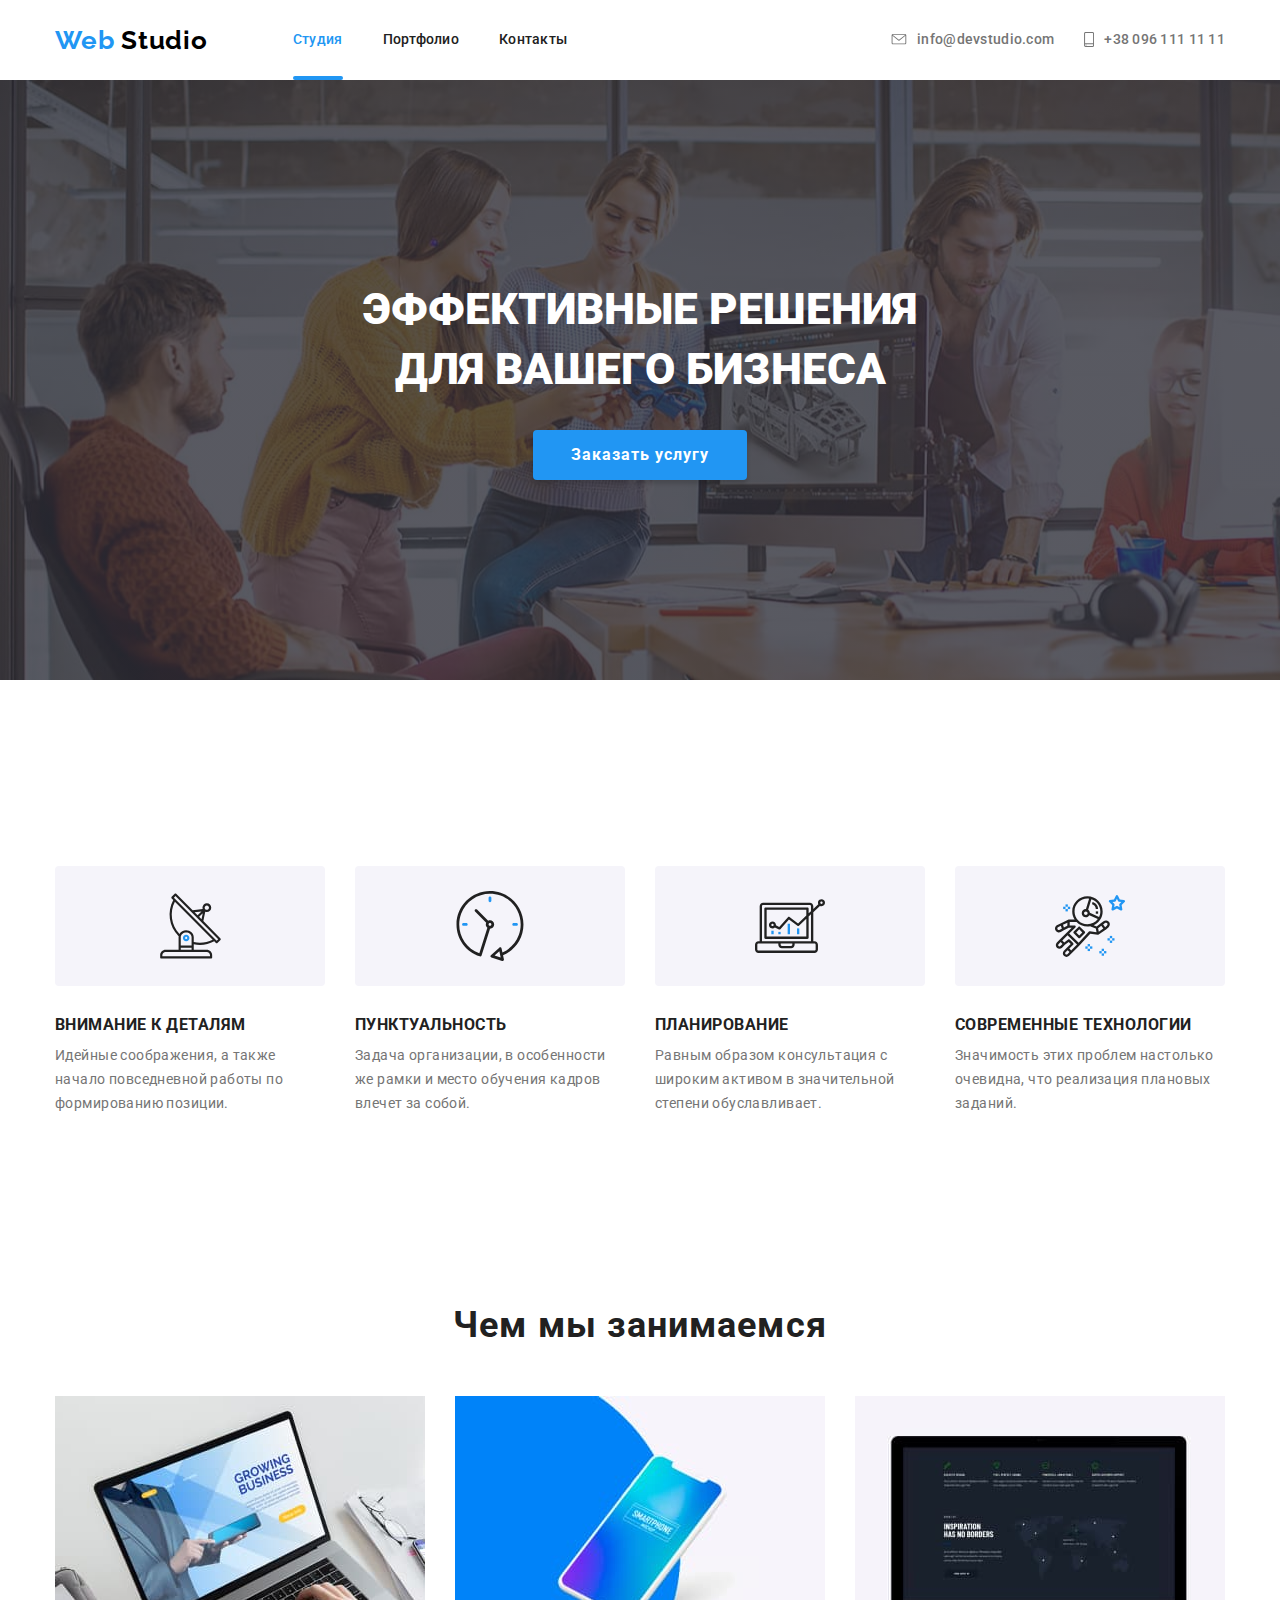
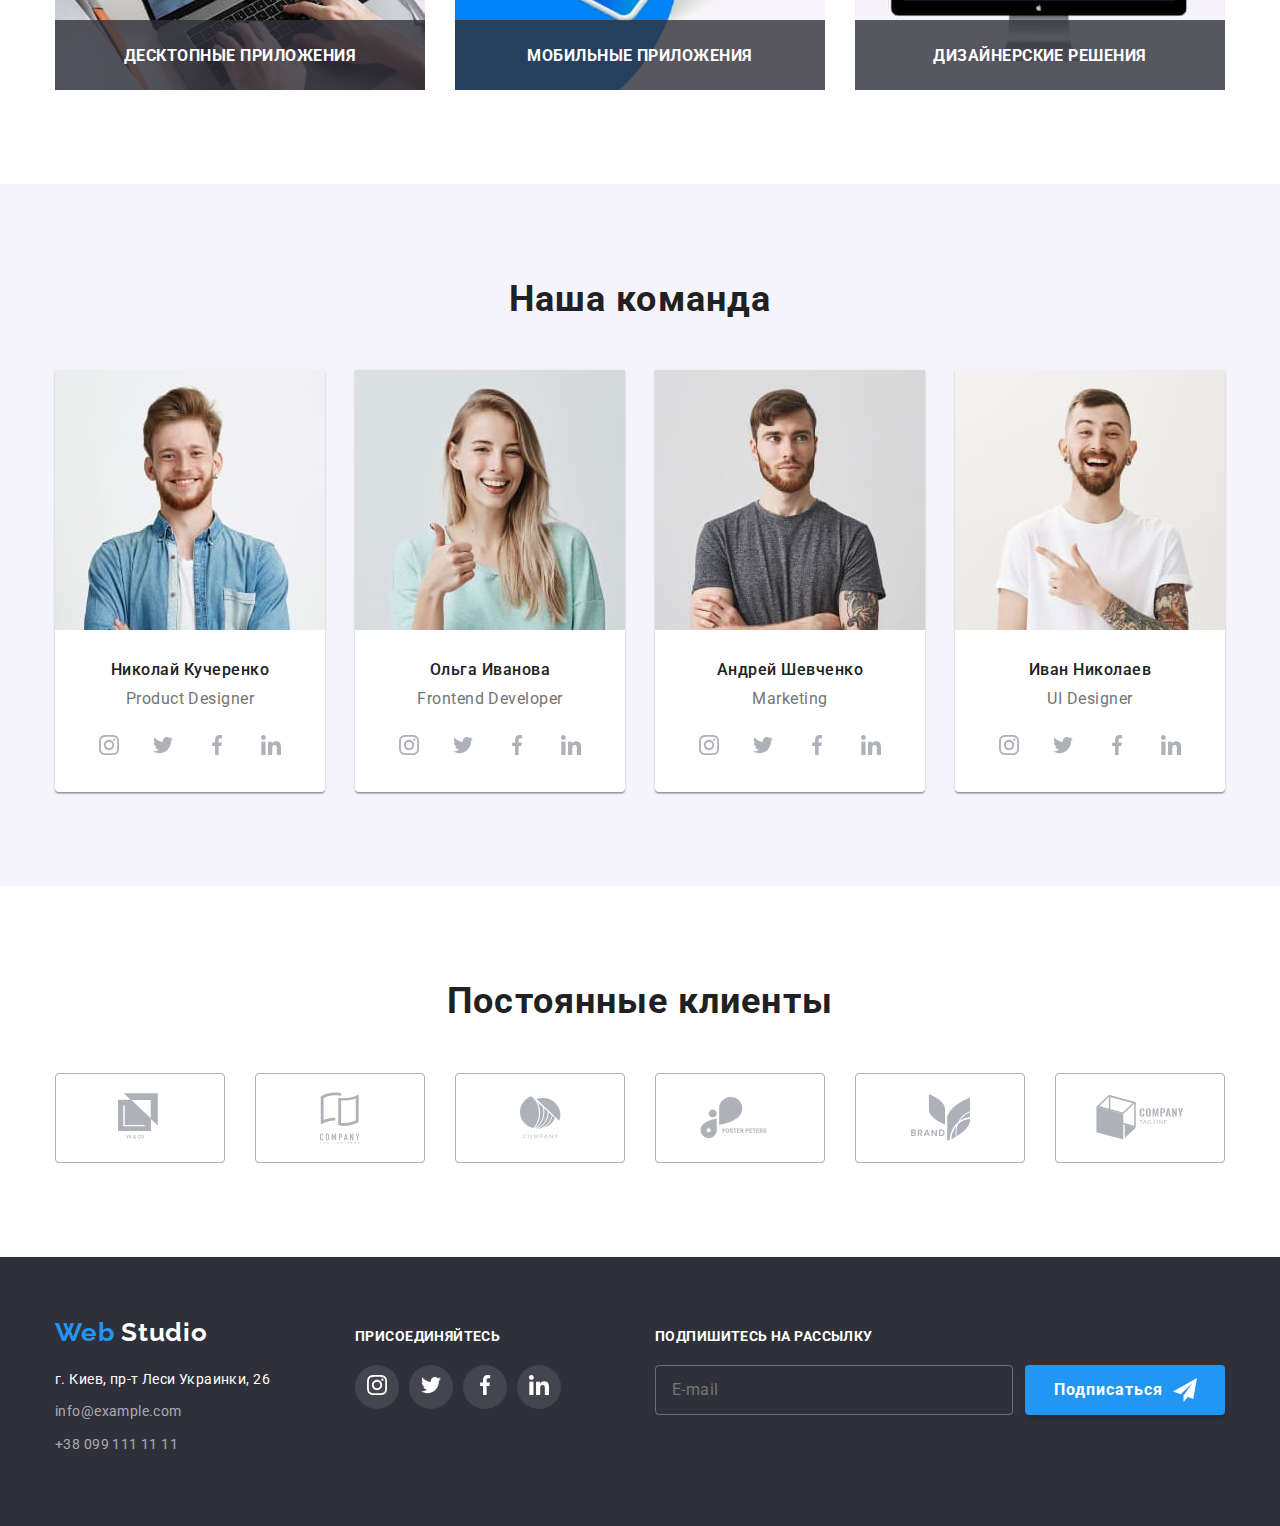
<file: index.html>
<!DOCTYPE html>
<html lang="ru">
<head>
    <meta charset="UTF-8">
    <meta name="viewport" content="width=device-width, initial-scale=1.0">
    <link href="https://fonts.googleapis.com/css2?family=Raleway:wght@700&family=Roboto:wght@400;500;700;900&display=swap" rel="stylesheet">

    <link rel="stylesheet"
    href="https://cdnjs.cloudflare.com/ajax/libs/animate.css/4.0.0/animate.min.css"/>
    
    <link rel="stylesheet" href="./css/main.min.css">
    <title>Студия</title>
</head>
<body>
    
<header class="header">
    <div class="container">
    <!--Шапка-->
<nav class="navigation">
    <a class="logo link" href="./index.html" lang="en"><span class="accent-logo-text">Web</span> Studio</a>
    <ul class="navigation-list list">
    <li class="navigation-list-item"><a class="navigation-list-link active link" href="">Студия</a></li>
    <li class="navigation-list-item"><a class="navigation-list-link link" href="./portfolio.html">Портфолио</a></li>
    <li class="navigation-list-item"><a class="navigation-list-link link" href="">Контакты</a></li>
    </ul>
</nav>

    <ul class="contacts-list list">
    <li class="contacts-list-item">
    <a class="contacts-mail-link link" href="mailto:info@devstudio.com">
    <address class="address">
    <svg class="contact-mail-icon-svg" width="16" height="11">
    <use href="./images/svg/sprite.svg#icon-envelope"></use>
    </svg>
    info@devstudio.com</address></a>
    </li>

    <li class="contacts-list-item">
    <a class="contacts-phone-link link" href="tel:+380961111111">
    <address class="address">
    <svg class="contact-phone-icon-svg" width="10" height="15">
    <use href="./images/svg/sprite.svg#icon-smartphone"></use>
    </svg>
    +38 096 111 11 11</address></a>
    </li>

    </ul>
</div>
</header>

<main>

<!-- Герой-->
<section class="hero overlay">
    <div class="container">
    <h1 class="hero-title animate__animated animate__pulse">Эффективные решения <br>для вашего бизнеса</h1>
    <button data-modal-open class="modal-button" aria-label="Заказать услугу"><span class="button-text">Заказать услугу</span></button>
</div>
</section>

<!--О нас - скрытый заголовок-->
<section class="about-us container">
    <h2 class="subtitle is-hidden">О нас</h2>
    <ul class="about-us-list list">
    <li class="about-us-list-item">
    <div class="about-us-list-item-icon">
    <svg class="about-us-list-item-icon-svg" width="65" height="70" >
    <use href="./images/svg/sprite.svg#icon-antenna" ></use></svg>
    </div>
    <h3 class="about-us-list-item-title">Внимание к деталям</h3>
    <p class="description">Идейные соображения, а также начало повседневной работы по формированию позиции.</p>
        </li>

        <li class="about-us-list-item">
    <div class="about-us-list-item-icon">
    <svg class="about-us-list-item-icon-svg" width="70" height="70" >
    <use href="./images/svg/sprite.svg#icon-clock" ></use></svg>
    </div>

    <h3 class="about-us-list-item-title">Пунктуальность</h3>
    <p class="description">Задача организации, в особенности же рамки и место обучения кадров влечет за собой.</p>
        </li>
        
        <li class="about-us-list-item">
    <div class="about-us-list-item-icon">
    <svg class="about-us-list-item-icon-svg" width="70" height="70" >
    <use href="./images/svg/sprite.svg#icon-diagram" ></use></svg>    
    </div>
    <h3 class="about-us-list-item-title">Планирование</h3>
    <p class="description">Равным образом консультация с широким активом в значительной степени обуславливает.</p>
        </li>

        <li class="about-us-list-item">
    <div class="about-us-list-item-icon">
    <svg class="about-us-list-item-icon-svg" width="70" height="70" >
    <use href="./images/svg/sprite.svg#icon-astronaut" ></use></svg>    
    </div>
    <h3 class="about-us-list-item-title">Современные технологии</h3>
    <p class="description">Значимость этих проблем настолько очевидна, что реализация плановых заданий.</p>
        </li>
    </ul>

</section>

<!--Чем мы занимаемся-->
<section class="services">
    <h2 class="subtitle">Чем мы занимаемся</h2>
    <ul class="services-list list container">

    <li class="services-list-item">
<img class="services-list-item-img" src="./images/jpg/main/img.jpg" alt="Работа на ноутбуке" width="370" >
<div class="services-list-item-title-wrap">
<h3 class="services-list-item-title">Десктопные приложения</h3>
</div>
    </li>

    <li class="services-list-item">
<img class="services-list-item-img" src="./images/jpg/main/box.jpg" alt="Мобильный телефон" width="370" >
<div class="services-list-item-title-wrap">
<h3 class="services-list-item-title">Мобильные приложения</h3>
</div>
    </li>

    <li class="services-list-item">
<img class="services-list-item-img" src="./images/jpg/main/box3.jpg" alt="Большой монитор" width="370" >
<div class="services-list-item-title-wrap">
<h3 class="services-list-item-title">Дизайнерские решения</h3>
</div>
    </li>

    </ul>
</section>

<!--Наша команда-->
<section class="our-team">
    <h2 class="subtitle">Наша команда</h2>
    <ul class="our-team-list list container">
    <li class="our-team-list-item">
        <img class="our-team-list-item-img" src="./images/jpg/main/team-card-1.jpg" alt="Аватар Николая Кучеренко" width="270">
        <h3 class="our-team-member">Николай Кучеренко</h3>
        <p class="our-team-member-position" lang="en">Product Designer</p>
        <ul class="social-links list">
    <li class="social-links-item">
        <a class="social-links-item-link link" href="" aria-label="иконка инстаграма">
        <svg class="social-links-item-link-icon-svg">
        <use href ="./images/svg/sprite.svg#icon-instagram"></use>
        </svg>
        </a>
    </li>
    <li class="social-links-item">
    <a class="social-links-item-link link" href="" aria-label="иконка твиттера">
    <svg class="social-links-item-link-icon-svg">
    <use href ="./images/svg/sprite.svg#icon-twitter"></use>
    </svg>
        </a>
    </li>
    <li class="social-links-item">
        <a class="social-links-item-link link" href="" aria-label="иконка фейсбука">
        <svg class="social-links-item-link-icon-svg">
        <use href ="./images/svg/sprite.svg#icon-facebook"></use>
        </svg>
        </a>
    </li>
    <li class="social-links-item">
        <a class="social-links-item-link link" href="" aria-label="иконка ликедина">
        <svg class="social-links-item-link-icon-svg">
        <use href ="./images/svg/sprite.svg#icon-linkedin"></use>
        </svg>
        </a>
    </li>
        </ul>
    </li>

    <li class="our-team-list-item">
        <img class="our-team-list-item-img" src="./images/jpg/main/team-card-2.jpg" alt="Аватар Ольги Ивановой" width="270">
        <h3 class="our-team-member">Ольга Иванова</h3>
        <p class="our-team-member-position" lang="en">Frontend Developer</p>
        <ul class="social-links list">
            <li class="social-links-item">
                <a class="social-links-item-link link" href="" aria-label="иконка инстаграма">
                <svg class="social-links-item-link-icon-svg">
                <use href ="./images/svg/sprite.svg#icon-instagram"></use>
                </svg>
                </a>
            </li>
            <li class="social-links-item">
            <a class="social-links-item-link link" href="" aria-label="иконка твиттера">
            <svg class="social-links-item-link-icon-svg">
            <use href ="./images/svg/sprite.svg#icon-twitter"></use>
            </svg>
                </a>
            </li>
            <li class="social-links-item">
                <a class="social-links-item-link link" href="" aria-label="иконка фейсбука">
                <svg class="social-links-item-link-icon-svg">
                <use href ="./images/svg/sprite.svg#icon-facebook"></use>
                </svg>
                </a>
            </li>
            <li class="social-links-item">
                <a class="social-links-item-link link" href="" aria-label="иконка ликедина">
                <svg class="social-links-item-link-icon-svg">
                <use href ="./images/svg/sprite.svg#icon-linkedin"></use>
                </svg>
                </a>
            </li>
                </ul>
</li>

    <li class="our-team-list-item">
        <img class="our-team-list-item-img" src="./images/jpg/main/team-card-3.jpg" alt="Аватар Андрея Шевченко" width="270">
        <h3 class="our-team-member">Андрей Шевченко</h3>
        <p class="our-team-member-position" lang="en">Marketing</p>
        <ul class="social-links list">
            <li class="social-links-item">
                <a class="social-links-item-link link" href="" aria-label="иконка инстаграма">
                <svg class="social-links-item-link-icon-svg">
                <use href ="./images/svg/sprite.svg#icon-instagram"></use>
                </svg>
                </a>
            </li>
            <li class="social-links-item">
            <a class="social-links-item-link link" href="" aria-label="иконка твиттера">
            <svg class="social-links-item-link-icon-svg">
            <use href ="./images/svg/sprite.svg#icon-twitter"></use>
            </svg>
                </a>
            </li>
            <li class="social-links-item">
                <a class="social-links-item-link link" href="" aria-label="иконка фейсбука">
                <svg class="social-links-item-link-icon-svg">
                <use href ="./images/svg/sprite.svg#icon-facebook"></use>
                </svg>
                </a>
            </li>
            <li class="social-links-item">
                <a class="social-links-item-link link" href="" aria-label="иконка ликедина">
                <svg class="social-links-item-link-icon-svg">
                <use href ="./images/svg/sprite.svg#icon-linkedin"></use>
                </svg>
                </a>
            </li>
                </ul>
    </li>

    <li class="our-team-list-item">
        <img class="our-team-list-item-img" src="./images/jpg/main/team-card-4.jpg" alt="Аватар Ивана Николаева" width="270">
        <h3 class="our-team-member">Иван Николаев</h3>
        <p class="our-team-member-position" lang="en">UI Designer</p>
        <ul class="social-links list">
            <li class="social-links-item">
                <a class="social-links-item-link link" href="" aria-label="иконка инстаграма">
                <svg class="social-links-item-link-icon-svg">
                <use href ="./images/svg/sprite.svg#icon-instagram"></use>
                </svg>
                </a>
            </li>
            <li class="social-links-item">
            <a class="social-links-item-link link" href="" aria-label="иконка твиттера">
            <svg class="social-links-item-link-icon-svg">
            <use href ="./images/svg/sprite.svg#icon-twitter"></use>
            </svg>
                </a>
            </li>
            <li class="social-links-item">
                <a class="social-links-item-link link" href="" aria-label="иконка фейсбука">
                <svg class="social-links-item-link-icon-svg">
                <use href ="./images/svg/sprite.svg#icon-facebook"></use>
                </svg>
                </a>
            </li>
            <li class="social-links-item">
                <a class="social-links-item-link link" href="" aria-label="иконка ликедина">
                <svg class="social-links-item-link-icon-svg">
                <use href ="./images/svg/sprite.svg#icon-linkedin"></use>
                </svg>
                </a>
            </li>
                </ul>
    </li>
    </ul>
</section>

<!--Постоянные клиенты-->
<section class="constant-clients">
    <h2 class="subtitle">Постоянные клиенты</h2>
    <ul class="constant-clients-list list container">
<li class="constant-clients-list-item">
    <a class="constant-clients-list-item-icon link" href="" aria-label="Логотип компании клиента 1">
    <svg class="constant-clients-list-item-icon-svg" width="44" height="49">
    <use href="./images/svg/sprite.svg#icon-client-logo1"></use>
    </svg>
    </a>
</li>

<li class="constant-clients-list-item">
    <a class="constant-clients-list-item-icon link" href="" aria-label="Логотип компании клиента 2">
    <svg class="constant-clients-list-item-icon-svg" width="40" height="52">
    <use href="./images/svg/sprite.svg#icon-client-logo2"></use>
    </svg>
    </a>
</li>

<li class="constant-clients-list-item">
    <a class="constant-clients-list-item-icon link" href="" aria-label="Логотип компании клиента 3">
    <svg class="constant-clients-list-item-icon-svg" width="41" height="43">
    <use href="./images/svg/sprite.svg#icon-client-logo3"></use>
    </svg>
    </a>
</li>

<li class="constant-clients-list-item">
    <a class="constant-clients-list-item-icon link" href="" aria-label="Логотип компании клиента 4">
    <svg class="constant-clients-list-item-icon-svg" width="80" height="42">
    <use href="./images/svg/sprite.svg#icon-client-logo4"></use>
    </svg>
    </a>
</li>

<li class="constant-clients-list-item">
    <a class="constant-clients-list-item-icon link" href="" aria-label="Логотип компании клиента 5">
    <svg class="constant-clients-list-item-icon-svg" width="59" height="47">
    <use href="./images/svg/sprite.svg#icon-client-logo5"></use>
    </svg>
        </a>
</li>

<li class="constant-clients-list-item">
    <a class="constant-clients-list-item-icon link" href="" aria-label="Логотип компании клиента 6">
    <svg class="constant-clients-list-item-icon-svg" width="88" height="45">
    <use href="./images/svg/sprite.svg#icon-client-logo6"></use>
            </svg>
        </a>
</li>
    </ul>
</section>

</main>

<footer class="footer-container">
<div class="container">
    <!--Часть через див с лого и адресами-->
<div class="footer-info">
<a class="logo link" href="./index.html" lang="en"><span class="accent-logo-text">Web</span> Studio</a>

<ul class="footer-contacts-list list">
<li class="footer-contacts-list-item"><address class="text-address">г. Киев, пр-т Леси Украинки, 26</address></li>
<li class="footer-contacts-list-item">
    <a class="footer-contacts-list-mail-link link" href="mailto:info@example.com"><address class="address">info@example.com</address></a>
    </li>

<li class="footer-contacts-list-item"><a class="footer-contacts-list-phone-link link" href="tel:+380991111111"><address class="address">+38 099 111 11 11</address></a>
</li>
</ul>
</div> 

<!--Часть с призывом и иконками соц сетей-->
<div class="footer-social-links">
<b class="social-list-item-title">присоединяйтесь</b>
<ul class="social-links-list list">
<li class="social-links-item">
<a class="social-links-item-link link" href="" aria-label="иконка инстаграма">
<svg class="social-links-item-link-icon-svg">
<use href ="./images/svg/sprite.svg#icon-instagram"></use>
</svg>    
</a>
</li>

<li class="social-links-item">
<a class="social-links-item-link link" href="" aria-label="иконка твиттера">
<svg class="social-links-item-link-icon-svg">
<use href ="./images/svg/sprite.svg#icon-twitter"></use>
</svg>
</a>
</li>

<li class="social-links-item">
<a class="social-links-item-link link" href="" aria-label="иконка фейсбука">
<svg class="social-links-item-link-icon-svg">
<use href ="./images/svg/sprite.svg#icon-facebook"></use>
</svg>    
</a>
</li>

<li class="social-links-item">
<a class="social-links-item-link link" href="" aria-label="иконка ликедина">
<svg class="social-links-item-link-icon-svg">
<use href ="./images/svg/sprite.svg#icon-linkedin"></use>
</svg>
</a>
</li>

</ul>
</div>

<!--Форма подписки-->
<div class="footer-subscribe-form">
<b class="subscribe-title">Подпишитесь на рассылку</b>
<form class="subscribe-form">
<input class="footer-subscribe-form-input" type="e-mail" name="e-mail" placeholder="E-mail" autocomplete="off"/>
<button class="footer-subscribe-form-button" type="submit">
<span class="footer-subscribe-form-button-text">Подписаться</span>
<div class="footer-subscribe-form-icon">
<svg class="footer-subscribe-form-icon-svg">
<use href ="./images/svg/sprite.svg#icon-send"></use></svg>
</div>
</button>
</form>
</div>

</div>     
</footer>




<div data-modal class="backdrop is-hidden">
<form action="#" class="modal-form">
<h2 class="modal-form-title">Оставьте свои данные, мы вам перезвоним</h2>

<div class="modal-form-input-wrapper">
    <input type="text" name="user-name" id="user-modal-name"   class="modal-form-input" placeholder=" " autocomplete="off">
    <label class="modal-form-label" for="user-modal-name">Имя</label>
    <svg class="form-name-icon-svg">
    <use href ="./images/svg/sprite.svg#icon-person"></use>
    </svg>    
</div>

<div class="modal-form-input-wrapper">
    <input type="tel" name="user-tel" id="user-modal-tel" class="modal-form-input" placeholder=" " autocomplete="off">
    <label class="modal-form-label" for="user-modal-tel">Телефон</label>
    <svg class="form-tel-icon-svg">
    <use href ="./images/svg/sprite.svg#icon-form-phone"></use>
    </svg>    
</div>

<div class="modal-form-input-wrapper">
    <input type="e-mail" name="user-mail" id="user-modal-mail" class="modal-form-input" placeholder=" " autocomplete="off">
    <label class="modal-form-label" for="user-modal-mail">Почта</label>
    <svg class="form-mail-icon-svg">
    <use href ="./images/svg/sprite.svg#icon-form-email"></use>
    </svg>    
</div>

<textarea name="user-message" class="modal-form-message" placeholder="Комментарий"></textarea>



<label class="modal-form-options-label">
    <input type="checkbox" name="policy" value="accept-policy" class="modal-form-checkbox">
    <span class="checkbox-icon">
    <svg class="checkbox-icon-svg">
    <use href ="./images/svg/sprite.svg#icon-checkbox-empty"></use>
    </svg>
    </span>
    <span class="modal-form-options-span">Соглашаюсь с рассылкой и принимаю <a href="#" class="modal-form-options-span-link">Условия договора</a></span>
</label>

<button type="submit" class="modal-form-button">Отправить</button>

<button data-modal-close type="button" class="modal-form-close">
    <svg class="modal-form-close-icon-svg">
    <use href ="./images/svg/sprite.svg#icon-close"></use>
    </svg>    
</button>
</form>
</div>


<script src="./js/modal.js"></script>
    
</body>
</html>
</file>
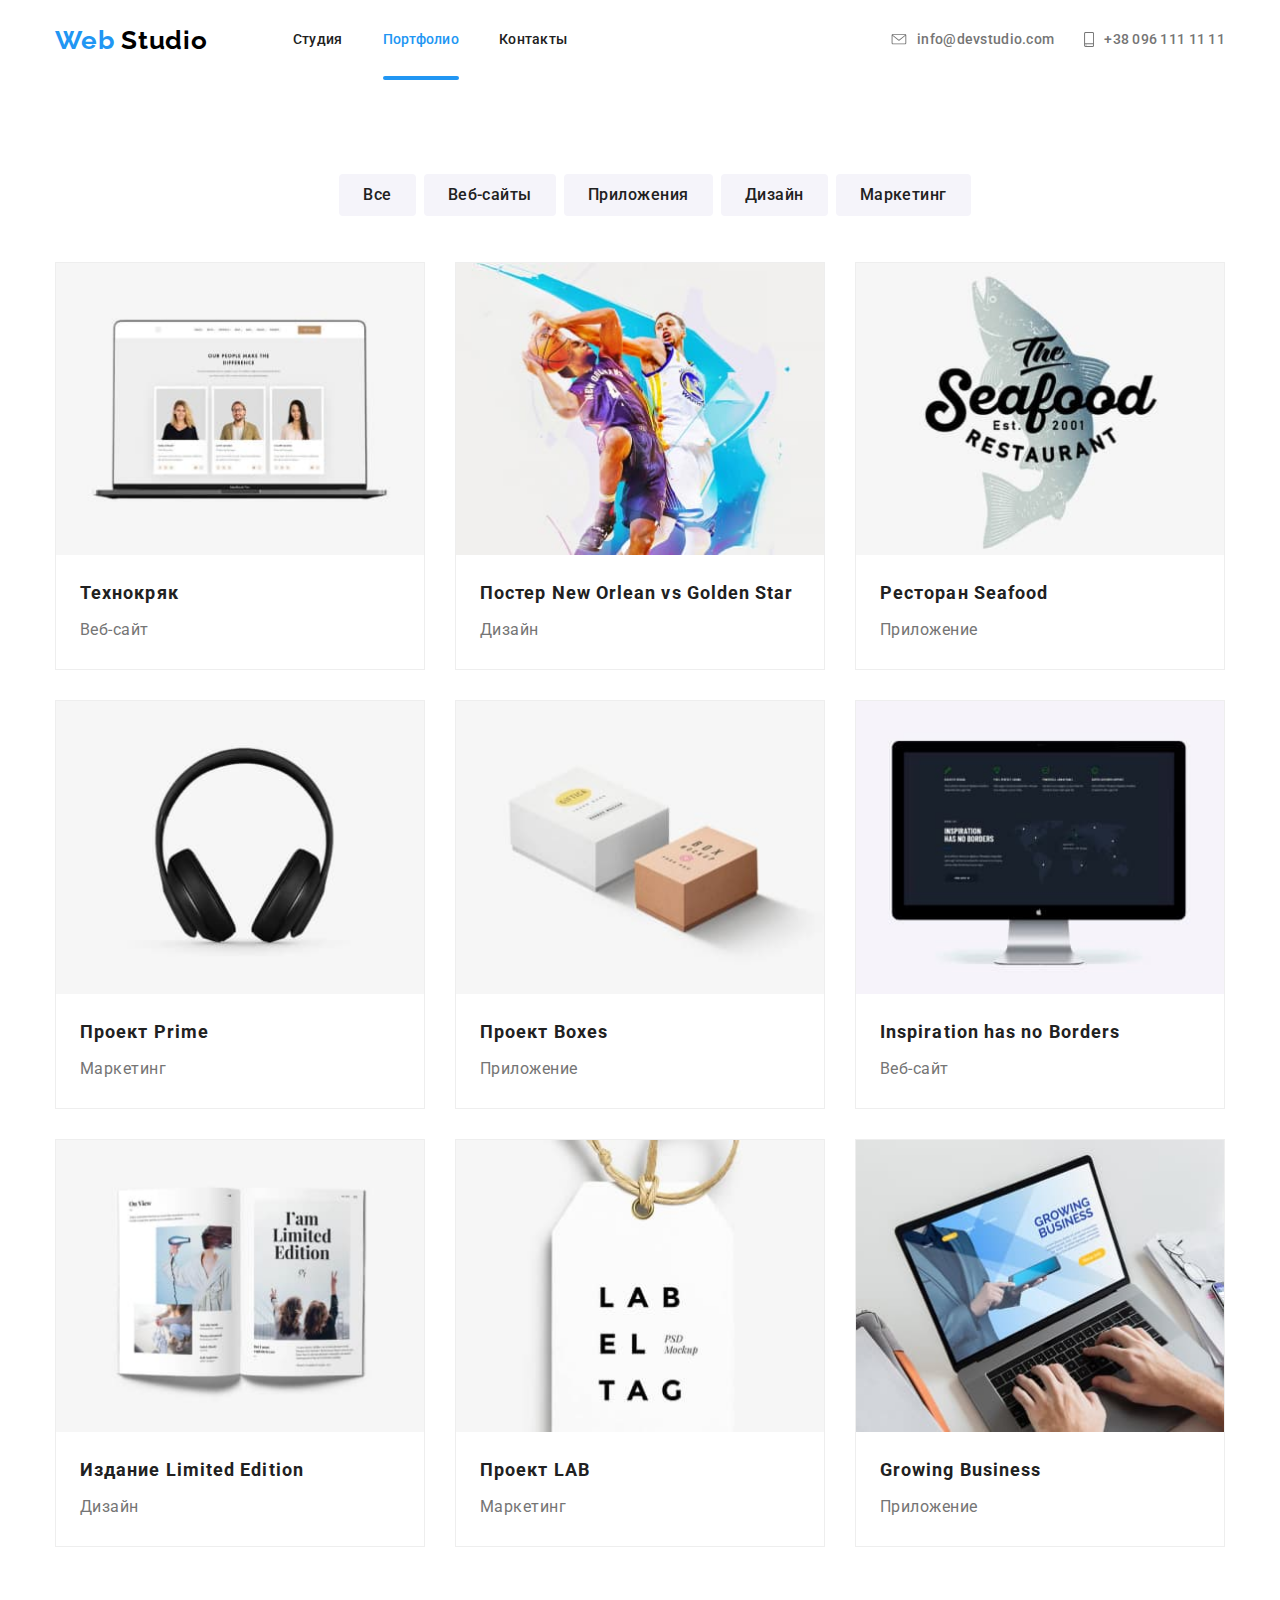
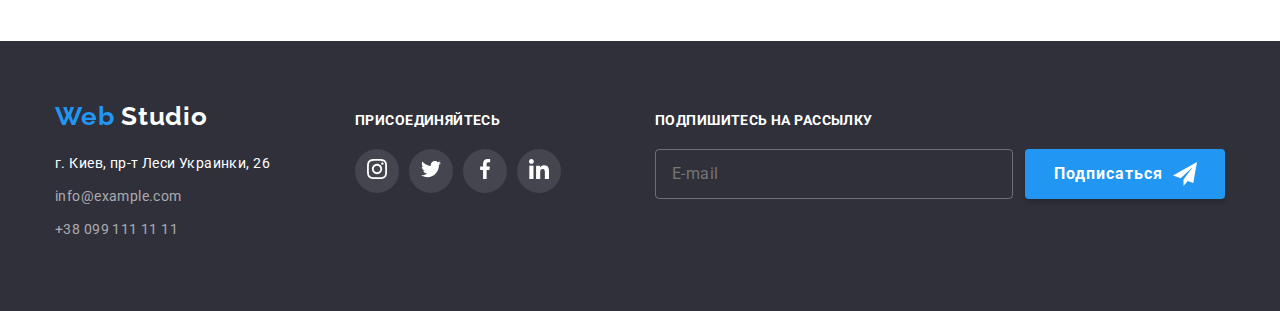
<file: portfolio.html>
<!DOCTYPE html>
<html lang="ru">
<head>
    <meta charset="UTF-8">
    <meta name="viewport" content="width=device-width, initial-scale=1.0">
    <link href="https://fonts.googleapis.com/css2?family=Raleway:wght@700&family=Roboto:wght@400;500;700;900&display=swap" rel="stylesheet">
    <link rel="stylesheet" href="./css/portfolio.min.css">
    <title>Портфолио</title>
</head>
<body>
    
    <header class="header">
        <div class="container">
        <!--Шапка-->
    <nav class="navigation">
        <a class="logo link" href="./index.html" lang="en"><span class="accent-logo-text">Web</span> Studio</a>
        <ul class="navigation-list list">
        <li class="navigation-list-item"><a class="navigation-list-link link" href="./index.html">Студия</a></li>
        <li class="navigation-list-item"><a class="navigation-list-link active link" href="./portfolio.html">Портфолио</a></li>
        <li class="navigation-list-item"><a class="navigation-list-link link" href="">Контакты</a></li>
        </ul>
    </nav>
    
    <ul class="contacts-list list">
        <li class="contacts-list-item">
        <a class="contacts-mail-link link" href="mailto:info@devstudio.com">
        <address class="address">
        <svg class="contact-mail-icon-svg" width="16" height="11">
        <use href="./images/svg/sprite.svg#icon-envelope"></use>
        </svg>
        info@devstudio.com</address></a>
        </li>
    
        <li class="contacts-list-item">
        <a class="contacts-phone-link link" href="tel:+380961111111">
        <address class="address">
        <svg class="contact-phone-icon-svg" width="10" height="15">
        <use href="./images/svg/sprite.svg#icon-smartphone"></use>
        </svg>
        +38 096 111 11 11</address></a>
        </li>
    
        </ul>
    </div>
    </header>
    
<main>

<section class="portfolio container">
<div class="portfolio-projects">
<h1 class="portfolio-title" hidden>Наши проекты</h1>
<ul class="portfolio-filter-list list container">
<li class="portfolio-filter-list-item"><button type="button" class="portfolio-filter-list-button">Все</button></li>
<li class="portfolio-filter-list-item"><button type="button" class="portfolio-filter-list-button">Веб-сайты</button></li>
<li class="portfolio-filter-list-item"><button type="button" class="portfolio-filter-list-button">Приложения</button></li>
<li class="portfolio-filter-list-item"><button type="button" class="portfolio-filter-list-button">Дизайн</button></li>
<li class="portfolio-filter-list-item"><button type="button" class="portfolio-filter-list-button">Маркетинг</button></li>
</ul>

<ul class="portfolio-projects-list list container">
<li class="portfolio-projects-list-item">
    <a class="portfolio-projects-list-item-link link" href="">
    <div class="portfolio-projects-description-overlay">
    <img class="portfolio-projects-list-item-img" src="./images/jpg/portfolio/portfolio-project-1.jpg" alt="" width="370">
    <p class="portfolio-projects-description">Технокряк это современная площадка распространения коронавируса. Компании используют эту платформу для цифрового шпионажа и атак на защищённые сервера конкурентов.</p>
    </div>
    <h2 class="portfolio-projects-list-item-title">Технокряк</h2>
    <p class="portfolio-projects-list-item-text">Веб-сайт</p>
    </a>
</li>

<li class="portfolio-projects-list-item">
    <a class="portfolio-projects-list-item-link link" href="">
        <div class="portfolio-projects-description-overlay">
        <img class="portfolio-projects-list-item-img" src="./images/jpg/portfolio/portfolio-project-2.jpg" alt="" width="370">
        <p class="portfolio-projects-description">Технокряк это современная площадка распространения коронавируса. Компании используют эту платформу для цифрового шпионажа и атак на защищённые сервера конкурентов.</p>
        </div>
        <h2 class="portfolio-projects-list-item-title" >Постер <span lang="en">New Orlean vs Golden Star</span></h2>
        <p class="portfolio-projects-list-item-text">Дизайн</p>
    </a>
</li>

<li class="portfolio-projects-list-item">
    <a class="portfolio-projects-list-item-link link" href="">
        <div class="portfolio-projects-description-overlay">
        <img class="portfolio-projects-list-item-img" src="./images/jpg/portfolio/portfolio-project-3.jpg" alt="" width="370">
        <p class="portfolio-projects-description">Технокряк это современная площадка распространения коронавируса. Компании используют эту платформу для цифрового шпионажа и атак на защищённые сервера конкурентов.</p>
        </div>
        <h2 class="portfolio-projects-list-item-title" >Ресторан <span lang="en">Seafood</span></h2>
        <p class="portfolio-projects-list-item-text">Приложение</p>
    </a>
</li>

<li class="portfolio-projects-list-item">
    <a class="portfolio-projects-list-item-link link" href="">
        <div class="portfolio-projects-description-overlay">
        <img class="portfolio-projects-list-item-img" src="./images/jpg/portfolio/portfolio-project-4.jpg" alt="" width="370">
        <p class="portfolio-projects-description">Технокряк это современная площадка распространения коронавируса. Компании используют эту платформу для цифрового шпионажа и атак на защищённые сервера конкурентов.</p>
        </div>
        <h2 class="portfolio-projects-list-item-title" >Проект <span lang="en">Prime</span></h2>
        <p class="portfolio-projects-list-item-text">Маркетинг</p>
    </a>
</li>

<li class="portfolio-projects-list-item">
    <a class="portfolio-projects-list-item-link link" href="">
        <div class="portfolio-projects-description-overlay">
        <img class="portfolio-projects-list-item-img" src="./images/jpg/portfolio/portfolio-project-5.jpg" alt="" width="370">
        <p class="portfolio-projects-description">Технокряк это современная площадка распространения коронавируса. Компании используют эту платформу для цифрового шпионажа и атак на защищённые сервера конкурентов.</p>
    </div>
        <h2 class="portfolio-projects-list-item-title" >Проект <span lang="en">Boxes</span></h2>
        <p class="portfolio-projects-list-item-text">Приложение</p>
    </a>
</li>

<li class="portfolio-projects-list-item">
    <a class="portfolio-projects-list-item-link link" href="">
        <div class="portfolio-projects-description-overlay">
        <img class="portfolio-projects-list-item-img" src="./images/jpg/portfolio/portfolio-project-6.jpg" alt="" width="370">
        <p class="portfolio-projects-description">Технокряк это современная площадка распространения коронавируса. Компании используют эту платформу для цифрового шпионажа и атак на защищённые сервера конкурентов.</p>
        </div>
        <h2 class="portfolio-projects-list-item-title" lang="en">Inspiration has no Borders</h2>
        <p class="portfolio-projects-list-item-text">Веб-сайт</p>
    </a>
</li>

<li class="portfolio-projects-list-item">
    <a class="portfolio-projects-list-item-link link" href="">
        <div class="portfolio-projects-description-overlay">
        <img class="portfolio-projects-list-item-img" src="./images/jpg/portfolio/portfolio-project-7.jpg" alt="" width="370">
        <p class="portfolio-projects-description">Технокряк это современная площадка распространения коронавируса. Компании используют эту платформу для цифрового шпионажа и атак на защищённые сервера конкурентов.</p>
        </div>
        <h2 class="portfolio-projects-list-item-title" >Издание <span lang="en">Limited Edition</span></h2>
        <p class="portfolio-projects-list-item-text">Дизайн</p>
    </a>
</li>

<li class="portfolio-projects-list-item">
    <a class="portfolio-projects-list-item-link link" href="">
        <div class="portfolio-projects-description-overlay">
        <img class="portfolio-projects-list-item-img" src="./images/jpg/portfolio/portfolio-project-8.jpg" alt="" width="370">
        <p class="portfolio-projects-description">Технокряк это современная площадка распространения коронавируса. Компании используют эту платформу для цифрового шпионажа и атак на защищённые сервера конкурентов.</p>
        </div>
        <h2 class="portfolio-projects-list-item-title" >Проект <span lang="en">LAB</span></h2>
        <p class="portfolio-projects-list-item-text">Маркетинг</p>
    </a>
</li>

<li class="portfolio-projects-list-item">
    <a class="portfolio-projects-list-item-link link" href="">
        <div class="portfolio-projects-description-overlay">
        <img class="portfolio-projects-list-item-img" src="./images/jpg/portfolio/portfolio-project-9.jpg" alt="" width="370">
        <p class="portfolio-projects-description">Технокряк это современная площадка распространения коронавируса. Компании используют эту платформу для цифрового шпионажа и атак на защищённые сервера конкурентов.</p>
        </div>
        <h2 class="portfolio-projects-list-item-title" lang="en">Growing Business</h2>
        <p class="portfolio-projects-list-item-text">Приложение</p>
    </a>
</li>
</ul>
</div>
</section>

</main>

<footer class="footer-container">
    <div class="container">
        <!--Часть через див с лого и адресами-->
    <div class="footer-info">
    <a class="logo link" href="./index.html" lang="en"><span class="accent-logo-text">Web</span> Studio</a>
    
    <ul class="footer-contacts-list list">
    <li class="footer-contacts-list-item"><address class="text-address">г. Киев, пр-т Леси Украинки, 26</address></li>
    <li class="footer-contacts-list-item">
        <a class="footer-contacts-list-mail-link link" href="mailto:info@example.com"><address class="address">info@example.com</address></a>
        </li>
    
    <li class="footer-contacts-list-item"><a class="footer-contacts-list-phone-link link" href="tel:+380991111111"><address class="address">+38 099 111 11 11</address></a>
    </li>
    </ul>
    </div> 
    
    <!--Часть с призывом и иконками соц сетей-->
    <div class="footer-social-links">
    <b class="social-list-item-title">присоединяйтесь</b>
    <ul class="social-links-list list">
        <li class="social-links-item">
        <a class="social-links-item-link link" href="" aria-label="иконка инстаграма">
        <svg class="social-links-item-link-icon-svg">
        <use href ="./images/svg/sprite.svg#icon-instagram"></use>
        </svg>    
        </a>
        </li>
        
        <li class="social-links-item">
        <a class="social-links-item-link link" href="" aria-label="иконка твиттера">
        <svg class="social-links-item-link-icon-svg">
        <use href ="./images/svg/sprite.svg#icon-twitter"></use>
        </svg>
        </a>
        </li>
        
        <li class="social-links-item">
        <a class="social-links-item-link link" href="" aria-label="иконка фейсбука">
        <svg class="social-links-item-link-icon-svg">
        <use href ="./images/svg/sprite.svg#icon-facebook"></use>
        </svg>    
        </a>
        </li>
        
        <li class="social-links-item">
        <a class="social-links-item-link link" href="" aria-label="иконка ликедина">
        <svg class="social-links-item-link-icon-svg">
        <use href ="./images/svg/sprite.svg#icon-linkedin"></use>
        </svg>
        </a>
        </li>
        
        </ul>
    </div>

    <!--Форма подписки-->
<div class="footer-subscribe-form">
    <b class="subscribe-title">Подпишитесь на рассылку</b>
    <form class="subscribe-form">
    <input class="footer-subscribe-form-input" type="e-mail" name="e-mail" placeholder="E-mail" autocomplete="off"/>
    <button class="footer-subscribe-form-button" type="submit">
    <span class="footer-subscribe-form-button-text">Подписаться</span>
    <div class="footer-subscribe-form-icon">
    <svg class="footer-subscribe-form-icon-svg">
    <use href ="./images/svg/sprite.svg#icon-send"></use></svg>
    </div>
    </button>
    </form>
    </div>
    
    </div>     
    </footer>
    
</body>
</html>
</file>
<file: css/main.min.css>
/*
* Prefixed by https://autoprefixer.github.io
* PostCSS: v7.0.29,
* Autoprefixer: v9.7.6
* Browsers: last 4 version
*/

/*! normalize.css v8.0.1 | MIT License | github.com/necolas/normalize.css */html{line-height:1.15;-webkit-text-size-adjust:100%}body{margin:0}main{display:block}h1{font-size:2em;margin:0.67em 0}hr{-webkit-box-sizing:content-box;box-sizing:content-box;height:0;overflow:visible}pre{font-family:monospace, monospace;font-size:1em}a{background-color:transparent}abbr[title]{border-bottom:none;text-decoration:underline;-webkit-text-decoration:underline dotted;text-decoration:underline dotted}b,strong{font-weight:bolder}code,kbd,samp{font-family:monospace, monospace;font-size:1em}small{font-size:80%}sub,sup{font-size:75%;line-height:0;position:relative;vertical-align:baseline}sub{bottom:-0.25em}sup{top:-0.5em}img{border-style:none}button,input,optgroup,select,textarea{font-family:inherit;font-size:100%;line-height:1.15;margin:0}button,input{overflow:visible}button,select{text-transform:none}button,[type="button"],[type="reset"],[type="submit"]{-webkit-appearance:button}button::-moz-focus-inner,[type="button"]::-moz-focus-inner,[type="reset"]::-moz-focus-inner,[type="submit"]::-moz-focus-inner{border-style:none;padding:0}button:-moz-focusring,[type="button"]:-moz-focusring,[type="reset"]:-moz-focusring,[type="submit"]:-moz-focusring{outline:1px dotted ButtonText}fieldset{padding:0.35em 0.75em 0.625em}legend{-webkit-box-sizing:border-box;box-sizing:border-box;color:inherit;display:table;max-width:100%;padding:0;white-space:normal}progress{vertical-align:baseline}textarea{overflow:auto}[type="checkbox"],[type="radio"]{-webkit-box-sizing:border-box;box-sizing:border-box;padding:0}[type="number"]::-webkit-inner-spin-button,[type="number"]::-webkit-outer-spin-button{height:auto}[type="search"]{-webkit-appearance:textfield;outline-offset:-2px}[type="search"]::-webkit-search-decoration{-webkit-appearance:none}::-webkit-file-upload-button{-webkit-appearance:button;font:inherit}details{display:block}summary{display:list-item}template{display:none}[hidden]{display:none}body{color:#757575;second-color:#212121;accent-color:#2196F3;background-color:#fff;font-family:"Roboto",sans-serif;font-size:14px}.link{text-decoration:none;display:block;margin:0;outline:none}.list{list-style:none;margin:0;padding:0;outline:none}h1,h2,h3{margin:0}img{display:block;max-width:100%;height:auto}p{margin:0}.container{-webkit-box-sizing:border-box;box-sizing:border-box;width:1200px;padding-left:15px;padding-right:15px;margin-left:auto;margin-right:auto}.logo{font-family:"Raleway",sans-serif;font-weight:700;font-size:26px;line-height:1.19;letter-spacing:0.03em;color:#000000;margin-right:85px}.accent-logo-text{color:#2196F3}.header .container{display:-webkit-box;display:-ms-flexbox;display:flex;-webkit-box-pack:justify;-ms-flex-pack:justify;justify-content:space-between}.navigation{display:-webkit-box;display:-ms-flexbox;display:flex;-webkit-box-align:center;-ms-flex-align:center;align-items:center}.navigation-list{display:-webkit-box;display:-ms-flexbox;display:flex}.navigation-list-link{font-weight:500;line-height:1.14;letter-spacing:0.02em;color:#212121;padding-top:32px;padding-bottom:32px;-webkit-transition:color 250ms cubic-bezier(0.4, 0, 0.2, 1);-o-transition:color 250ms cubic-bezier(0.4, 0, 0.2, 1);transition:color 250ms cubic-bezier(0.4, 0, 0.2, 1)}.navigation-list-link:hover,.navigation-list-link:focus{color:#2196F3;outline:1px;outline-color:transparent}.navigation-list-item{position:relative}.navigation-list-item:not(:last-child){margin-right:40px}.active{color:#2196F3}.active::after{position:absolute;content:'';left:0;bottom:0;display:block;width:100%;height:4px;background-color:#2196F3;border-radius:2px}.contacts-list{display:-webkit-box;display:-ms-flexbox;display:flex;-webkit-box-align:center;-ms-flex-align:center;align-items:center}.contacts-list-item{display:-webkit-box;display:-ms-flexbox;display:flex;-webkit-box-align:center;-ms-flex-align:center;align-items:center;-webkit-box-pack:center;-ms-flex-pack:center;justify-content:center}.contacts-list-item:not(:last-child){margin-right:30px}.address{font-style:normal;text-decoration:none;display:-webkit-box;display:-ms-flexbox;display:flex;-webkit-box-pack:baseline;-ms-flex-pack:baseline;justify-content:baseline;-webkit-box-align:center;-ms-flex-align:center;align-items:center}.contacts-mail-link{font-weight:500;line-height:1.14;letter-spacing:0.02em;color:#757575;-webkit-transition:color 250ms cubic-bezier(0.4, 0, 0.2, 1);-o-transition:color 250ms cubic-bezier(0.4, 0, 0.2, 1);transition:color 250ms cubic-bezier(0.4, 0, 0.2, 1)}.contacts-mail-link:hover,.contacts-mail-link:focus{color:#2196F3;outline:1px;outline-color:transparent}.contacts-phone-link{font-weight:500;line-height:1.14;letter-spacing:0.02em;color:#757575;-webkit-transition:color 250ms cubic-bezier(0.4, 0, 0.2, 1);-o-transition:color 250ms cubic-bezier(0.4, 0, 0.2, 1);transition:color 250ms cubic-bezier(0.4, 0, 0.2, 1)}.contacts-phone-link:hover,.contacts-phone-link:focus{color:#2196F3;outline:1px;outline-color:transparent}.contacts-phone-icon:hover,.contacts-phone-icon:focus{color:#2196F3;outline:1px;outline-color:transparent}.contact-mail-icon-svg{margin-right:10px;fill:#757575}.contacts-mail-link:hover .contact-mail-icon-svg,.contacts-mail-link:focus .contact-mail-icon-svg{fill:#2196F3}.contact-phone-icon-svg{margin-right:10px;fill:#757575}.contacts-phone-link:hover .contact-phone-icon-svg,.contacts-phone-link:focus .contact-phone-icon-svg{fill:#2196F3}.hero{text-align:center;padding-top:200px;padding-bottom:200px}.overlay{max-width:1600px;margin-left:auto;margin-right:auto;background-image:-webkit-gradient(linear, left top, left bottom, from(rgba(47,48,58,0.8)), to(rgba(47,48,58,0.8))),url("../images/jpg/main/header-img.jpg");background-image:-o-linear-gradient(rgba(47,48,58,0.8), rgba(47,48,58,0.8)),url("../images/jpg/main/header-img.jpg");background-image:linear-gradient(rgba(47,48,58,0.8), rgba(47,48,58,0.8)),url("../images/jpg/main/header-img.jpg");background-color:#2f303a;background-repeat:no-repeat}.hero-title{font-weight:900;font-size:44px;line-height:1.36;-webkit-box-align:center;-ms-flex-align:center;align-items:center;text-align:center;text-transform:uppercase;color:#fff;margin-bottom:30px}.modal-button{background-color:#2196F3;color:#fff;display:block;margin:auto;border:0px;-webkit-box-shadow:0px 4px 4px rgba(0,0,0,0.15);box-shadow:0px 4px 4px rgba(0,0,0,0.15);border-radius:4px;height:50px;cursor:pointer}.button-text{font-weight:700;font-size:16px;line-height:1.87;text-align:center;letter-spacing:0.06em;color:#fff;padding-left:32px;padding-right:32px}.is-hidden{opacity:0;visibility:hidden;pointer-events:none}.about-us{padding-bottom:94px;padding-top:94px}.about-us-list{display:-webkit-box;display:-ms-flexbox;display:flex}.about-us-list-item:not(:last-child){margin-right:30px}.about-us-list-item-icon{display:-webkit-box;display:-ms-flexbox;display:flex;-webkit-box-align:center;-ms-flex-align:center;align-items:center;-webkit-box-pack:center;-ms-flex-pack:center;justify-content:center;background-color:#F5F4FA;border-radius:4px;width:270px;height:120px;margin:auto;margin-bottom:30px}.about-us-list-item-title{margin-top:0px;margin-bottom:10px;font-weight:700;line-height:1.14;letter-spacing:0.03em;text-transform:uppercase;color:#212121}.description{font-weight:400;line-height:1.71;letter-spacing:0.03em;margin:0}.services{padding-top:94px;padding-bottom:94px;margin-bottom:0px}.services .container{display:-webkit-box;display:-ms-flexbox;display:flex}.services-list-item{position:relative}.services-list-item:not(:last-child){margin-right:30px}.services-list-item-title-wrap{position:absolute;left:0;bottom:0;width:100%;height:70px;background:rgba(47,48,58,0.8)}.services-list-item-title{font-weight:700;line-height:1.14;letter-spacing:0.03em;text-transform:uppercase;color:#fff;text-align:center;padding-top:27px;padding-bottom:27px}.subtitle{font-weight:700;font-size:36px;line-height:1.17;text-align:center;letter-spacing:0.03em;color:#212121;margin-top:0px;margin-bottom:50px}.our-team{padding-top:94px;padding-bottom:94px;background-color:#F5F4FA}.our-team .container{display:-webkit-box;display:-ms-flexbox;display:flex;-webkit-box-pack:center;-ms-flex-pack:center;justify-content:center;margin-top:0px;margin-bottom:0px}.our-team .subtitle{margin-top:0px;margin-bottom:50px}.our-team-list-item{background:#fff;-webkit-box-shadow:0px 2px 1px rgba(0,0,0,0.2),0px 1px 1px rgba(0,0,0,0.14),0px 1px 3px rgba(0,0,0,0.12);box-shadow:0px 2px 1px rgba(0,0,0,0.2),0px 1px 1px rgba(0,0,0,0.14),0px 1px 3px rgba(0,0,0,0.12);border-radius:0px 0px 4px 4px}.our-team-list-item:not(:last-child){margin-right:30px}.our-team-list-item-img{margin-bottom:30px}.our-team-member{font-weight:500;font-size:16px;line-height:1.19;text-align:center;letter-spacing:0.03em;color:#212121;margin-bottom:10px}.our-team-member-position{font-weight:400;font-size:16px;line-height:1.19;text-align:center;letter-spacing:0.03em;color:#757575;margin-bottom:16px}.social-links{display:-webkit-box;display:-ms-flexbox;display:flex;-webkit-box-pack:center;-ms-flex-pack:center;justify-content:center;padding-left:32px;padding-right:32px;padding-bottom:24px}.social-links-item{width:44px;height:44px;border-radius:50%;display:-webkit-box;display:-ms-flexbox;display:flex;-webkit-box-align:center;-ms-flex-align:center;align-items:center;-webkit-box-pack:center;-ms-flex-pack:center;justify-content:center;background-color:none;-webkit-transition:background-color 250ms cubic-bezier(0.4, 0, 0.2, 1);-o-transition:background-color 250ms cubic-bezier(0.4, 0, 0.2, 1);transition:background-color 250ms cubic-bezier(0.4, 0, 0.2, 1)}.social-links-item:hover,.social-links-item:focus{background-color:#2196F3;cursor:pointer}.social-links-item:not(:last-child){margin-right:10px}.social-links-item-link:focus{width:44px;height:44px;border-radius:50%;display:-webkit-box;display:-ms-flexbox;display:flex;-webkit-box-align:center;-ms-flex-align:center;align-items:center;-webkit-box-pack:center;-ms-flex-pack:center;justify-content:center;background-color:#2196F3;cursor:pointer}.social-links-item-link-icon-svg{width:20px;height:20px;fill:#AFB1B8;-webkit-transition:fill 250ms cubic-bezier(0.4, 0, 0.2, 1);-o-transition:fill 250ms cubic-bezier(0.4, 0, 0.2, 1);transition:fill 250ms cubic-bezier(0.4, 0, 0.2, 1)}.social-links-item:hover .social-links-item-link-icon-svg,.social-links-item:focus .social-links-item-link-icon-svg{fill:#fff}.social-links-item-link:focus .social-links-item-link-icon-svg{fill:#fff}.constant-clients{padding-top:94px;padding-bottom:94px}.constant-clients .subtitle{margin-bottom:50px}.constant-clients .container{display:-webkit-box;display:-ms-flexbox;display:flex;-webkit-box-sizing:border-box;box-sizing:border-box}.constant-clients-list-item{width:170px;height:90px}.constant-clients-list-item:not(:last-child){margin-right:30px}.constant-clients-list-item-icon{-webkit-box-sizing:border-box;box-sizing:border-box;display:-webkit-box;display:-ms-flexbox;display:flex;width:170px;height:90px;border-width:1px;border-style:solid;border-color:#AFB1B8;border-radius:4px;-webkit-box-pack:center;-ms-flex-pack:center;justify-content:center;-webkit-box-align:center;-ms-flex-align:center;align-items:center;-webkit-transition:border-color 250ms cubic-bezier(0.4, 0, 0.2, 1);-o-transition:border-color 250ms cubic-bezier(0.4, 0, 0.2, 1);transition:border-color 250ms cubic-bezier(0.4, 0, 0.2, 1)}.constant-clients-list-item-icon:hover,.constant-clients-list-item-icon:focus{display:-webkit-box;display:-ms-flexbox;display:flex;width:100%;height:100%;border-color:#2196F3;-webkit-box-pack:center;-ms-flex-pack:center;justify-content:center;-webkit-box-align:center;-ms-flex-align:center;align-items:center}.constant-clients-list-item-icon-svg{fill:#AFB1B8;-webkit-transition:fill 250ms cubic-bezier(0.4, 0, 0.2, 1);-o-transition:fill 250ms cubic-bezier(0.4, 0, 0.2, 1);transition:fill 250ms cubic-bezier(0.4, 0, 0.2, 1)}.constant-clients-list-item-icon:focus .constant-clients-list-item-icon-svg{fill:#2196F3}.constant-clients-list-item:hover .constant-clients-list-item-icon-svg,.constant-clients-list-item:focus .constant-clients-list-item-icon-svg{fill:#2196F3}.footer-container{padding-top:60px;padding-bottom:60px;background-color:#2F303A}.footer-container .container{-webkit-box-sizing:content-box;box-sizing:content-box;display:-webkit-box;display:-ms-flexbox;display:flex;-webkit-box-align:baseline;-ms-flex-align:baseline;align-items:baseline;width:1170px}.footer-info{width:231px;margin-right:69px}.footer-info .logo{margin-bottom:20px;margin-right:0;color:#fff}.footer-info .address{font-style:normal;text-decoration:none;color:rgba(255,255,255,0.6)}.footer-contacts-list{padding-left:0px}.footer-contacts-list-item{font-weight:400;line-height:1.71;letter-spacing:0.03em;color:#fff;margin-bottom:9px}.text-address{font-style:normal;font-weight:400;line-height:1.71;letter-spacing:0.03em;color:var(--background-color)}.footer-social-links{margin-right:94px}.footer-social-links .social-links-list{display:-webkit-box;display:-ms-flexbox;display:flex;text-align:left}.footer-social-links .social-links-item-link-icon-svg{fill:#fff}.footer-social-links .social-links-item{display:-webkit-box;display:-ms-flexbox;display:flex;-webkit-box-align:center;-ms-flex-align:center;align-items:center;-webkit-box-pack:center;-ms-flex-pack:center;justify-content:center;border-radius:50%;width:44px;height:44px;background-color:rgba(255,255,255,0.1);-webkit-transition:background-color 250ms cubic-bezier(0.4, 0, 0.2, 1);-o-transition:background-color 250ms cubic-bezier(0.4, 0, 0.2, 1);transition:background-color 250ms cubic-bezier(0.4, 0, 0.2, 1)}.footer-social-links .social-links-item:not(:last-child){margin-right:10px}.footer-social-links .social-links-item:hover,.footer-social-links .social-links-item:focus{background-color:#2196F3;cursor:pointer}.social-list-item-title{display:block;font-weight:700;font-size:14px;line-height:1.14;letter-spacing:0.03em;text-transform:uppercase;color:#fff;margin-bottom:20px}.footer-subscribe-form{-webkit-box-sizing:border-box;box-sizing:border-box;padding:0;margin:0;position:relative;display:block;width:570px;height:86px}.subscribe-title{display:block;font-weight:700;font-size:14px;line-height:1.14;letter-spacing:0.03em;text-transform:uppercase;color:#fff;margin-bottom:20px}.subscribe-form{display:-webkit-box;display:-ms-flexbox;display:flex;-webkit-box-align:center;-ms-flex-align:center;align-items:center}.footer-subscribe-form-input{-webkit-box-sizing:border-box;box-sizing:border-box;width:358px;height:50px;padding:0;padding-left:16px;margin-right:12px;border:1px solid rgba(255,255,255,0.3);box-sizing:border-box;border-radius:4px;background-color:transparent;display:-webkit-box;display:-ms-flexbox;display:flex;-webkit-box-align:center;-ms-flex-align:center;align-items:center;font-weight:400;font-size:16px;line-height:1.25;letter-spacing:0.03em;color:rgba(255,255,255,0.6)}.footer-subscribe-form-button{-webkit-box-sizing:border-box;box-sizing:border-box;display:-webkit-box;display:-ms-flexbox;display:flex;-webkit-box-align:center;-ms-flex-align:center;align-items:center;width:200px;height:50px;padding-left:29px;padding-right:0px;border-radius:4px;border:none;background:#2196F3;-webkit-box-shadow:0px 4px 4px rgba(0,0,0,0.15);box-shadow:0px 4px 4px rgba(0,0,0,0.15)}.footer-subscribe-form-button-text{font-weight:700;font-size:16px;line-height:1.87;display:-webkit-box;display:-ms-flexbox;display:flex;-webkit-box-align:center;-ms-flex-align:center;align-items:center;text-align:center;letter-spacing:0.06em;color:#fff;margin-right:10px;cursor:pointer}.footer-subscribe-form-icon{width:24px;height:24px;display:-webkit-box;display:-ms-flexbox;display:flex;-webkit-box-align:center;-ms-flex-align:center;align-items:center;-webkit-box-pack:center;-ms-flex-pack:center;justify-content:center;background-color:none}.footer-subscribe-form-icon-svg{width:24px;height:24px;fill:#fff}.backdrop{position:fixed;left:0;top:0;width:100%;height:100%;background-color:rgba(47,48,58,0.8);display:-webkit-box;display:-ms-flexbox;display:flex;-webkit-box-pack:center;-ms-flex-pack:center;justify-content:center;-webkit-box-align:center;-ms-flex-align:center;align-items:center;opacity:1;-webkit-transition:opacity 250ms cubic-bezier(0.4, 0, 0.2, 1);-o-transition:opacity 250ms cubic-bezier(0.4, 0, 0.2, 1);transition:opacity 250ms cubic-bezier(0.4, 0, 0.2, 1)}.modal-form{-webkit-box-sizing:border-box;box-sizing:border-box;position:relative;width:528px;height:581px;display:-webkit-box;display:-ms-flexbox;display:flex;padding:40px;-webkit-box-orient:vertical;-webkit-box-direction:normal;-ms-flex-direction:column;flex-direction:column;-webkit-box-align:center;-ms-flex-align:center;align-items:center;background-color:#fff;-webkit-box-shadow:0px 1px 3px rgba(0,0,0,0.12),0px 1px 1px rgba(0,0,0,0.14),0px 2px 1px rgba(0,0,0,0.2);box-shadow:0px 1px 3px rgba(0,0,0,0.12),0px 1px 1px rgba(0,0,0,0.14),0px 2px 1px rgba(0,0,0,0.2);border-radius:4px;opacity:1;-webkit-transition:opacity 250ms cubic-bezier(0.4, 0, 0.2, 1);-o-transition:opacity 250ms cubic-bezier(0.4, 0, 0.2, 1);transition:opacity 250ms cubic-bezier(0.4, 0, 0.2, 1)}.backdrop.is-hidden .modal-form{opacity:0}.modal-form-title{font-weight:700;font-size:20px;line-height:1.15;text-align:center;letter-spacing:0.03em;color:#212121;margin:0;margin-bottom:30px}.modal-form-input-wrapper{position:relative;margin-bottom:28px}.modal-form-input{-webkit-box-sizing:border-box;box-sizing:border-box;width:448px;height:40px;padding-left:42px;border:1px solid rgba(33,33,33,0.2);border-radius:4px}.modal-form-input:focus{outline-color:#2196F3}.modal-form-message{-webkit-box-sizing:border-box;box-sizing:border-box;width:448px;height:120px;padding:10px 12px;border:1px solid rgba(33,33,33,0.2);border-radius:4px;margin-bottom:20px;resize:none}.modal-form-message:focus{outline-color:#2196F3}.modal-form-label{position:absolute;top:30%;left:42px;font-weight:normal;font-size:14px;line-height:1.14;letter-spacing:0.01em;color:#757575;-webkit-transition:-webkit-transform 250ms cubic-bezier(0.4, 0, 0.2, 1);transition:-webkit-transform 250ms cubic-bezier(0.4, 0, 0.2, 1);-o-transition:transform 250ms cubic-bezier(0.4, 0, 0.2, 1);transition:transform 250ms cubic-bezier(0.4, 0, 0.2, 1);transition:transform 250ms cubic-bezier(0.4, 0, 0.2, 1), -webkit-transform 250ms cubic-bezier(0.4, 0, 0.2, 1)}.modal-form-input:focus+.modal-form-label{color:#2196F3;font-size:12px;line-height:1.17;-webkit-transform:translate(-26px, -215%);-ms-transform:translate(-26px, -215%);transform:translate(-26px, -215%)}.modal-form-input:not(:placeholder-shown)+.modal-form-label{color:#2196F3;font-size:12px;line-height:1.17;-webkit-transform:translate(-26px, -215%);-ms-transform:translate(-26px, -215%);transform:translate(-26px, -215%)}.modal-form-button{width:200px;height:50px;padding:10px 55px;background:#2196F3;-webkit-box-shadow:0px 4px 4px rgba(0,0,0,0.15);box-shadow:0px 4px 4px rgba(0,0,0,0.15);border-radius:4px;border-color:transparent;cursor:pointer;font-weight:700;font-size:16px;line-height:1.87;display:-webkit-box;display:-ms-flexbox;display:flex;-webkit-box-align:center;-ms-flex-align:center;align-items:center;text-align:center;letter-spacing:0.06em;color:#fff}.form-name-icon-svg{position:absolute;top:25%;left:16px;width:18px;height:18px;fill:#212121;-webkit-transition:fill 250ms cubic-bezier(0.4, 0, 0.2, 1);-o-transition:fill 250ms cubic-bezier(0.4, 0, 0.2, 1);transition:fill 250ms cubic-bezier(0.4, 0, 0.2, 1)}.modal-form-input:focus ~ .form-name-icon-svg{fill:#2196F3}.form-tel-icon-svg{position:absolute;top:25%;left:16px;width:18px;height:18px;fill:#212121;-webkit-transition:fill 250ms cubic-bezier(0.4, 0, 0.2, 1);-o-transition:fill 250ms cubic-bezier(0.4, 0, 0.2, 1);transition:fill 250ms cubic-bezier(0.4, 0, 0.2, 1)}.modal-form-input:focus ~ .form-tel-icon-svg{fill:#2196F3}.form-mail-icon-svg{position:absolute;top:25%;left:16px;width:18px;height:18px;fill:#212121;-webkit-transition:fill 250ms cubic-bezier(0.4, 0, 0.2, 1);-o-transition:fill 250ms cubic-bezier(0.4, 0, 0.2, 1);transition:fill 250ms cubic-bezier(0.4, 0, 0.2, 1)}.modal-form-input:focus ~ .form-mail-icon-svg{fill:#2196F3}.modal-form-close{display:-webkit-box;display:-ms-flexbox;display:flex;-webkit-box-pack:center;-ms-flex-pack:center;justify-content:center;-webkit-box-align:center;-ms-flex-align:center;align-items:center;position:absolute;top:8px;right:8px;width:30px;height:30px;border-radius:50%;border:1px solid rgba(0,0,0,0.1);background-color:transparent;cursor:pointer}.modal-form-close-icon-svg{width:18px;height:18px;border-radius:50%;-webkit-transition:fill 250ms cubic-bezier(0.4, 0, 0.2, 1);-o-transition:fill 250ms cubic-bezier(0.4, 0, 0.2, 1);transition:fill 250ms cubic-bezier(0.4, 0, 0.2, 1)}.modal-form-close:hover .modal-form-close-icon-svg{fill:#2196F3}.modal-form-close:focus .modal-form-close-icon-svg{fill:#2196F3}.modal-form-options-label{position:relative;display:-webkit-inline-box;display:-ms-inline-flexbox;display:inline-flex;justify-items:center;-webkit-box-align:center;-ms-flex-align:center;align-items:center;width:425px;height:24px;padding:0;margin-bottom:30px}.modal-form-options-span{-webkit-box-sizing:border-box;box-sizing:border-box;width:401px;margin-left:23px;font-weight:400;font-size:14px;line-height:1.71;letter-spacing:0.03em;color:#757575}.modal-form-options-span-link{-webkit-text-decoration-line:underline;text-decoration-line:underline;color:#2196F3}.modal-form-checkbox{margin-bottom:0px;margin-right:7px;position:absolute;width:1px;height:1px;margin:-1px;border:0;padding:0;clip:rect(0 0 0 0);overflow:hidden}.checkbox-icon{position:absolute;top:15%;left:-4px;background-size:contain;background-origin:border-box;background-color:transparent;-webkit-box-align:center;-ms-flex-align:center;align-items:center;width:16px;height:15px;border:2px solid #212121;border-radius:2px;-webkit-transition:background-color 250ms cubic-bezier(0.4, 0, 0.2, 1),border-color 250ms cubic-bezier(0.4, 0, 0.2, 1);-o-transition:background-color 250ms cubic-bezier(0.4, 0, 0.2, 1),border-color 250ms cubic-bezier(0.4, 0, 0.2, 1);transition:background-color 250ms cubic-bezier(0.4, 0, 0.2, 1),border-color 250ms cubic-bezier(0.4, 0, 0.2, 1)}.modal-form-checkbox:checked+.checkbox-icon{border-color:#2196F3;background-size:contain;background-origin:border-box;background-color:#2196F3}.checkbox-icon-svg{width:16px;height:15px;fill:none}.modal-form-checkbox:checked+.checkbox-icon>.checkbox-icon-svg{background-image:url(../images/svg/icon-checked.svg)}
</file>
<file: css/portfolio.min.css>
/*
* Prefixed by https://autoprefixer.github.io
* PostCSS: v7.0.29,
* Autoprefixer: v9.7.6
* Browsers: last 4 version
*/

/*! normalize.css v8.0.1 | MIT License | github.com/necolas/normalize.css */html{line-height:1.15;-webkit-text-size-adjust:100%}body{margin:0}main{display:block}h1{font-size:2em;margin:0.67em 0}hr{-webkit-box-sizing:content-box;box-sizing:content-box;height:0;overflow:visible}pre{font-family:monospace, monospace;font-size:1em}a{background-color:transparent}abbr[title]{border-bottom:none;text-decoration:underline;-webkit-text-decoration:underline dotted;text-decoration:underline dotted}b,strong{font-weight:bolder}code,kbd,samp{font-family:monospace, monospace;font-size:1em}small{font-size:80%}sub,sup{font-size:75%;line-height:0;position:relative;vertical-align:baseline}sub{bottom:-0.25em}sup{top:-0.5em}img{border-style:none}button,input,optgroup,select,textarea{font-family:inherit;font-size:100%;line-height:1.15;margin:0}button,input{overflow:visible}button,select{text-transform:none}button,[type="button"],[type="reset"],[type="submit"]{-webkit-appearance:button}button::-moz-focus-inner,[type="button"]::-moz-focus-inner,[type="reset"]::-moz-focus-inner,[type="submit"]::-moz-focus-inner{border-style:none;padding:0}button:-moz-focusring,[type="button"]:-moz-focusring,[type="reset"]:-moz-focusring,[type="submit"]:-moz-focusring{outline:1px dotted ButtonText}fieldset{padding:0.35em 0.75em 0.625em}legend{-webkit-box-sizing:border-box;box-sizing:border-box;color:inherit;display:table;max-width:100%;padding:0;white-space:normal}progress{vertical-align:baseline}textarea{overflow:auto}[type="checkbox"],[type="radio"]{-webkit-box-sizing:border-box;box-sizing:border-box;padding:0}[type="number"]::-webkit-inner-spin-button,[type="number"]::-webkit-outer-spin-button{height:auto}[type="search"]{-webkit-appearance:textfield;outline-offset:-2px}[type="search"]::-webkit-search-decoration{-webkit-appearance:none}::-webkit-file-upload-button{-webkit-appearance:button;font:inherit}details{display:block}summary{display:list-item}template{display:none}[hidden]{display:none}body{color:#757575;second-color:#212121;accent-color:#2196F3;background-color:#fff;font-family:"Roboto",sans-serif;font-size:14px}.link{text-decoration:none;display:block;margin:0;outline:none}.list{list-style:none;margin:0;padding:0;outline:none}h1,h2,h3{margin:0}img{display:block;max-width:100%;height:auto}p{margin:0}.container{-webkit-box-sizing:border-box;box-sizing:border-box;width:1200px;padding-left:15px;padding-right:15px;margin-left:auto;margin-right:auto}.logo{font-family:"Raleway",sans-serif;font-weight:700;font-size:26px;line-height:1.19;letter-spacing:0.03em;color:#000000;margin-right:85px}.accent-logo-text{color:#2196F3}.header .container{display:-webkit-box;display:-ms-flexbox;display:flex;-webkit-box-pack:justify;-ms-flex-pack:justify;justify-content:space-between}.navigation{display:-webkit-box;display:-ms-flexbox;display:flex;-webkit-box-align:center;-ms-flex-align:center;align-items:center}.navigation-list{display:-webkit-box;display:-ms-flexbox;display:flex}.navigation-list-link{font-weight:500;line-height:1.14;letter-spacing:0.02em;color:#212121;padding-top:32px;padding-bottom:32px;-webkit-transition:color 250ms cubic-bezier(0.4, 0, 0.2, 1);-o-transition:color 250ms cubic-bezier(0.4, 0, 0.2, 1);transition:color 250ms cubic-bezier(0.4, 0, 0.2, 1)}.navigation-list-link:hover,.navigation-list-link:focus{color:#2196F3;outline:1px;outline-color:transparent}.navigation-list-item{position:relative}.navigation-list-item:not(:last-child){margin-right:40px}.active{color:#2196F3}.active::after{position:absolute;content:'';left:0;bottom:0;display:block;width:100%;height:4px;background-color:#2196F3;border-radius:2px}.contacts-list{display:-webkit-box;display:-ms-flexbox;display:flex;-webkit-box-align:center;-ms-flex-align:center;align-items:center}.contacts-list-item{display:-webkit-box;display:-ms-flexbox;display:flex;-webkit-box-align:center;-ms-flex-align:center;align-items:center;-webkit-box-pack:center;-ms-flex-pack:center;justify-content:center}.contacts-list-item:not(:last-child){margin-right:30px}.address{font-style:normal;text-decoration:none;display:-webkit-box;display:-ms-flexbox;display:flex;-webkit-box-pack:baseline;-ms-flex-pack:baseline;justify-content:baseline;-webkit-box-align:center;-ms-flex-align:center;align-items:center}.contacts-mail-link{font-weight:500;line-height:1.14;letter-spacing:0.02em;color:#757575;-webkit-transition:color 250ms cubic-bezier(0.4, 0, 0.2, 1);-o-transition:color 250ms cubic-bezier(0.4, 0, 0.2, 1);transition:color 250ms cubic-bezier(0.4, 0, 0.2, 1)}.contacts-mail-link:hover,.contacts-mail-link:focus{color:#2196F3;outline:1px;outline-color:transparent}.contacts-phone-link{font-weight:500;line-height:1.14;letter-spacing:0.02em;color:#757575;-webkit-transition:color 250ms cubic-bezier(0.4, 0, 0.2, 1);-o-transition:color 250ms cubic-bezier(0.4, 0, 0.2, 1);transition:color 250ms cubic-bezier(0.4, 0, 0.2, 1)}.contacts-phone-link:hover,.contacts-phone-link:focus{color:#2196F3;outline:1px;outline-color:transparent}.contacts-phone-icon:hover,.contacts-phone-icon:focus{color:#2196F3;outline:1px;outline-color:transparent}.contact-mail-icon-svg{margin-right:10px;fill:#757575}.contacts-mail-link:hover .contact-mail-icon-svg,.contacts-mail-link:focus .contact-mail-icon-svg{fill:#2196F3}.contact-phone-icon-svg{margin-right:10px;fill:#757575}.contacts-phone-link:hover .contact-phone-icon-svg,.contacts-phone-link:focus .contact-phone-icon-svg{fill:#2196F3}.portfolio{padding-top:94px;padding-bottom:94px}.portfolio .container{display:-webkit-box;display:-ms-flexbox;display:flex;-webkit-box-pack:center;-ms-flex-pack:center;justify-content:center;padding-left:0px;padding-right:0px}.portfolio-projects{-webkit-box-sizing:border-box;box-sizing:border-box}.portfolio-projects .portfolio-projects-list{-webkit-box-pack:start;-ms-flex-pack:start;justify-content:start;-webkit-box-sizing:border-box;box-sizing:border-box}.portfolio-filter-list{margin-bottom:50px}.portfolio-filter-list-item{-webkit-box-sizing:border-box;box-sizing:border-box;height:38px;margin-right:0px}.portfolio-filter-list-item:not(:last-child){margin-right:8px}.portfolio-filter-list-button{font-weight:500;font-size:16px;line-height:1.62;text-align:center;letter-spacing:0.03em;color:#212121;background-color:#F5F4FA;border-color:transparent;border-radius:4px;padding-left:22px;padding-bottom:6px;padding-right:22px;padding-top:6px;cursor:pointer;-webkit-transition:background-color 250ms cubic-bezier(0.4, 0, 0.2, 1),color 250ms cubic-bezier(0.4, 0, 0.2, 1);-o-transition:background-color 250ms cubic-bezier(0.4, 0, 0.2, 1),color 250ms cubic-bezier(0.4, 0, 0.2, 1);transition:background-color 250ms cubic-bezier(0.4, 0, 0.2, 1),color 250ms cubic-bezier(0.4, 0, 0.2, 1)}.portfolio-filter-list-button:hover,.portfolio-filter-list-button:focus{color:#fff;background-color:#2196F3;outline:none}.portfolio-projects-list{display:-webkit-box;display:-ms-flexbox;display:flex;-ms-flex-wrap:wrap;flex-wrap:wrap;-webkit-box-pack:start;-ms-flex-pack:start;justify-content:flex-start}.portfolio-projects-list-item{position:relative;margin-left:0px;margin-right:30px;margin-bottom:30px;width:370px;background:#FFFFFF;border:1px solid #EEEEEE;-webkit-box-sizing:border-box;box-sizing:border-box;overflow:hidden;-webkit-box-shadow:none;box-shadow:none;-webkit-transition:-webkit-box-shadow 250ms cubic-bezier(0.4, 0, 0.2, 1);transition:-webkit-box-shadow 250ms cubic-bezier(0.4, 0, 0.2, 1);-o-transition:box-shadow 250ms cubic-bezier(0.4, 0, 0.2, 1);transition:box-shadow 250ms cubic-bezier(0.4, 0, 0.2, 1);transition:box-shadow 250ms cubic-bezier(0.4, 0, 0.2, 1), -webkit-box-shadow 250ms cubic-bezier(0.4, 0, 0.2, 1)}.portfolio-projects-list-item:nth-child(3n){margin-right:0px}.portfolio-projects-list-item:nth-last-child(-n+3){margin-bottom:0px}.portfolio-projects-list-item:hover,.portfolio-projects-list-item:focus-within{-webkit-box-shadow:1px 4px 6px rgba(0,0,0,0.16),0px 4px 4px rgba(0,0,0,0.06),0px 1px 1px rgba(0,0,0,0.12);box-shadow:1px 4px 6px rgba(0,0,0,0.16),0px 4px 4px rgba(0,0,0,0.06),0px 1px 1px rgba(0,0,0,0.12)}.portfolio-projects-description-overlay{position:relative;overflow:hidden}.portfolio-projects-description{-webkit-box-sizing:border-box;box-sizing:border-box;display:inline-block;width:370px;height:294px;position:absolute;top:0;left:0;-webkit-transform:translateY(100%);-ms-transform:translateY(100%);transform:translateY(100%);-webkit-transition:-webkit-transform 250ms cubic-bezier(0.4, 0, 0.2, 1);transition:-webkit-transform 250ms cubic-bezier(0.4, 0, 0.2, 1);-o-transition:transform 250ms cubic-bezier(0.4, 0, 0.2, 1);transition:transform 250ms cubic-bezier(0.4, 0, 0.2, 1);transition:transform 250ms cubic-bezier(0.4, 0, 0.2, 1), -webkit-transform 250ms cubic-bezier(0.4, 0, 0.2, 1);padding-top:63px;padding-bottom:63px;padding-left:24px;padding-right:24px;font-weight:400;font-size:18px;line-height:1.56;letter-spacing:0.03em;color:#fff;background-color:rgba(33,150,243,0.9)}.portfolio-projects-list-item:hover .portfolio-projects-description,.portfolio-projects-list-item:focus-within .portfolio-projects-description{-webkit-transform:translateY(0);-ms-transform:translateY(0);transform:translateY(0)}.portfolio-projects-list-item-img{-webkit-box-align:center;-ms-flex-align:center;align-items:center;width:370px}.portfolio-projects-list-item-title{font-weight:700;font-size:18px;line-height:2.0;letter-spacing:0.06em;color:#212121;margin-top:20px;margin-bottom:4px;padding-left:24px}.portfolio-projects-list-item-text{font-weight:400;font-size:16px;line-height:1.87;letter-spacing:0.03em;color:#757575;padding-left:24px;padding-bottom:24px}.footer-container{padding-top:60px;padding-bottom:60px;background-color:#2F303A}.footer-container .container{-webkit-box-sizing:content-box;box-sizing:content-box;display:-webkit-box;display:-ms-flexbox;display:flex;-webkit-box-align:baseline;-ms-flex-align:baseline;align-items:baseline;width:1170px}.footer-info{width:231px;margin-right:69px}.footer-info .logo{margin-bottom:20px;margin-right:0;color:#fff}.footer-info .address{font-style:normal;text-decoration:none;color:rgba(255,255,255,0.6)}.footer-contacts-list{padding-left:0px}.footer-contacts-list-item{font-weight:400;line-height:1.71;letter-spacing:0.03em;color:#fff;margin-bottom:9px}.text-address{font-style:normal;font-weight:400;line-height:1.71;letter-spacing:0.03em;color:var(--background-color)}.footer-social-links{margin-right:94px}.footer-social-links .social-links-list{display:-webkit-box;display:-ms-flexbox;display:flex;text-align:left}.footer-social-links .social-links-item-link-icon-svg{fill:#fff}.footer-social-links .social-links-item{display:-webkit-box;display:-ms-flexbox;display:flex;-webkit-box-align:center;-ms-flex-align:center;align-items:center;-webkit-box-pack:center;-ms-flex-pack:center;justify-content:center;border-radius:50%;width:44px;height:44px;background-color:rgba(255,255,255,0.1);-webkit-transition:background-color 250ms cubic-bezier(0.4, 0, 0.2, 1);-o-transition:background-color 250ms cubic-bezier(0.4, 0, 0.2, 1);transition:background-color 250ms cubic-bezier(0.4, 0, 0.2, 1)}.footer-social-links .social-links-item:not(:last-child){margin-right:10px}.footer-social-links .social-links-item:hover,.footer-social-links .social-links-item:focus{background-color:#2196F3;cursor:pointer}.social-list-item-title{display:block;font-weight:700;font-size:14px;line-height:1.14;letter-spacing:0.03em;text-transform:uppercase;color:#fff;margin-bottom:20px}.social-links-item-link-icon-svg{width:20px;height:20px;fill:#AFB1B8;-webkit-transition:fill 250ms cubic-bezier(0.4, 0, 0.2, 1);-o-transition:fill 250ms cubic-bezier(0.4, 0, 0.2, 1);transition:fill 250ms cubic-bezier(0.4, 0, 0.2, 1)}.footer-subscribe-form{-webkit-box-sizing:border-box;box-sizing:border-box;padding:0;margin:0;position:relative;display:block;width:570px;height:86px}.subscribe-title{display:block;font-weight:700;font-size:14px;line-height:1.14;letter-spacing:0.03em;text-transform:uppercase;color:#fff;margin-bottom:20px}.subscribe-form{display:-webkit-box;display:-ms-flexbox;display:flex;-webkit-box-align:center;-ms-flex-align:center;align-items:center}.footer-subscribe-form-input{-webkit-box-sizing:border-box;box-sizing:border-box;width:358px;height:50px;padding:0;padding-left:16px;margin-right:12px;border:1px solid rgba(255,255,255,0.3);box-sizing:border-box;border-radius:4px;background-color:transparent;display:-webkit-box;display:-ms-flexbox;display:flex;-webkit-box-align:center;-ms-flex-align:center;align-items:center;font-weight:400;font-size:16px;line-height:1.25;letter-spacing:0.03em;color:rgba(255,255,255,0.6)}.footer-subscribe-form-button{-webkit-box-sizing:border-box;box-sizing:border-box;display:-webkit-box;display:-ms-flexbox;display:flex;-webkit-box-align:center;-ms-flex-align:center;align-items:center;width:200px;height:50px;padding-left:29px;padding-right:0px;border-radius:4px;border:none;background:#2196F3;-webkit-box-shadow:0px 4px 4px rgba(0,0,0,0.15);box-shadow:0px 4px 4px rgba(0,0,0,0.15)}.footer-subscribe-form-button-text{font-weight:700;font-size:16px;line-height:1.87;display:-webkit-box;display:-ms-flexbox;display:flex;-webkit-box-align:center;-ms-flex-align:center;align-items:center;text-align:center;letter-spacing:0.06em;color:#fff;margin-right:10px;cursor:pointer}.footer-subscribe-form-icon{width:24px;height:24px;display:-webkit-box;display:-ms-flexbox;display:flex;-webkit-box-align:center;-ms-flex-align:center;align-items:center;-webkit-box-pack:center;-ms-flex-pack:center;justify-content:center;background-color:none}.footer-subscribe-form-icon-svg{width:24px;height:24px;fill:#fff}
</file>
